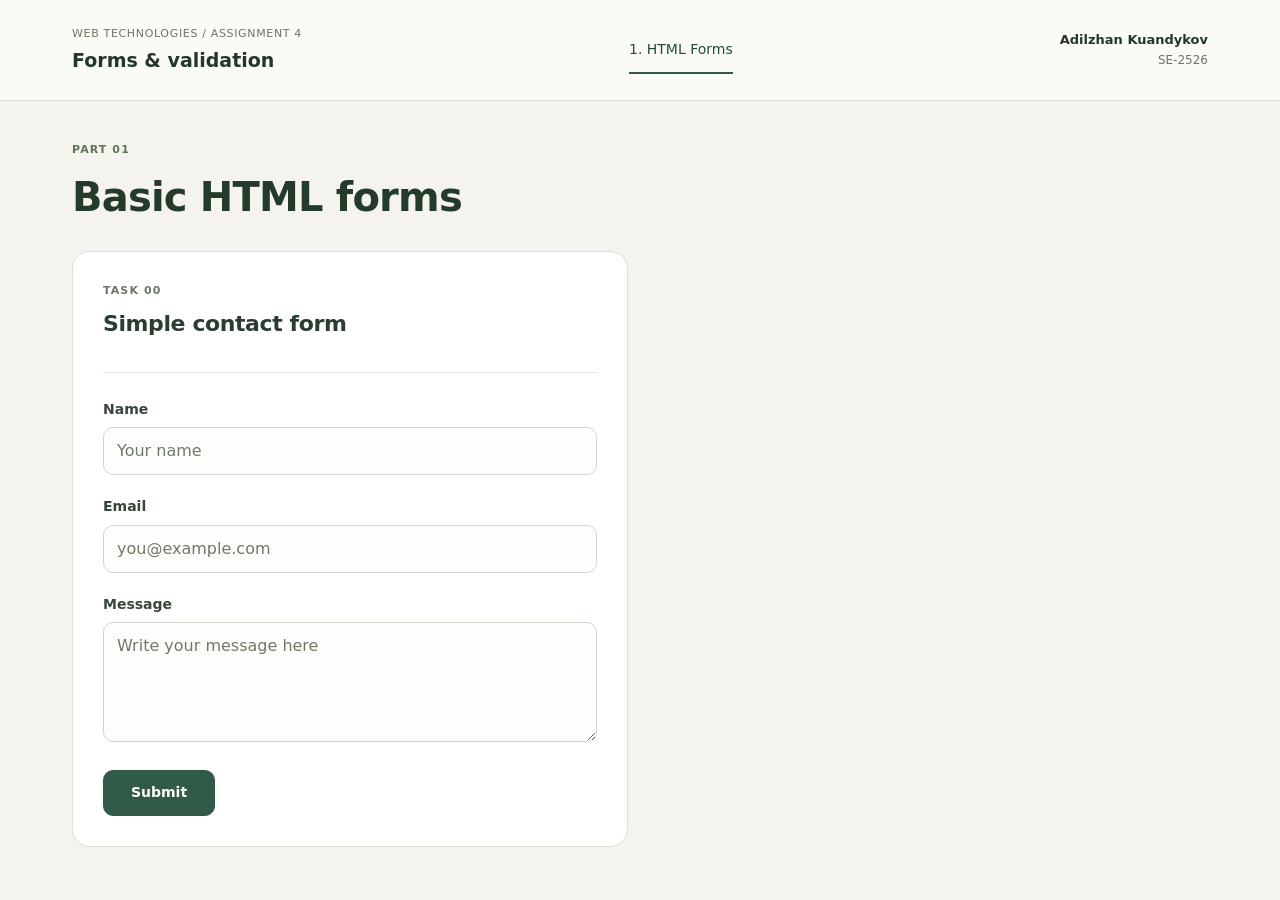
<file: index.html>
<!DOCTYPE html>
<html lang="en">
<head>
  <meta charset="UTF-8">
  <meta name="viewport" content="width=device-width, initial-scale=1.0">
  <meta name="description" content="Assignment 4: HTML forms, Bootstrap and form validation.">
  <title>Basic HTML forms | Assignment 4</title>
  <link rel="stylesheet" href="style.css?v=5">
  <script src="script.js" defer></script>
</head>
<body>
  <header class="site-header">
    <div class="page-width header-inner">
      <a class="project-name" href="index.html">
        <span class="project-caption">Web technologies / Assignment 4</span>
        Forms &amp; validation
      </a>
      <nav class="site-nav" aria-label="Assignment sections">
        <div class="nav-links">
          <a class="nav-link active" href="index.html" aria-current="page">1. HTML Forms</a>
        </div>
      </nav>
      <div class="student-info">
        <strong>Adilzhan Kuandykov</strong>
        <span>SE-2526</span>
      </div>
    </div>
  </header>
  <main class="page-width">
    <div class="page-heading">
      <div>
        <p class="section-number">PART 01</p>
        <h1>Basic HTML forms</h1>
      </div>
    </div>
    <div class="task-grid">
      <section class="task-card" aria-labelledby="basic-title">
        <div class="task-intro">
          <p class="task-number">Task 00</p>
          <h2 class="task-title" id="basic-title">Simple contact form</h2>
        </div>
        <form id="basic-form" aria-labelledby="basic-title" class="basic-form">
          <div class="field">
            <label class="form-label" for="basic-name">Name</label>
            <input type="text" id="basic-name" name="name" class="basic-control" placeholder="Your name" autocomplete="name">
          </div>
          <div class="field">
            <label class="form-label" for="basic-email">Email</label>
            <input type="email" id="basic-email" name="email" class="basic-control" placeholder="you@example.com" autocomplete="email">
          </div>
          <div class="field">
            <label class="form-label" for="basic-message">Message</label>
            <textarea id="basic-message" name="message" class="basic-control" placeholder="Write your message here" rows="4"></textarea>
          </div>
          <div class="form-actions">
            <button class="button" type="submit">Submit</button>
          </div>
          <p class="form-status" role="status" aria-live="polite"></p>
        </form>
      </section>
    </div>
  </main>
</body>
</html>
</file>
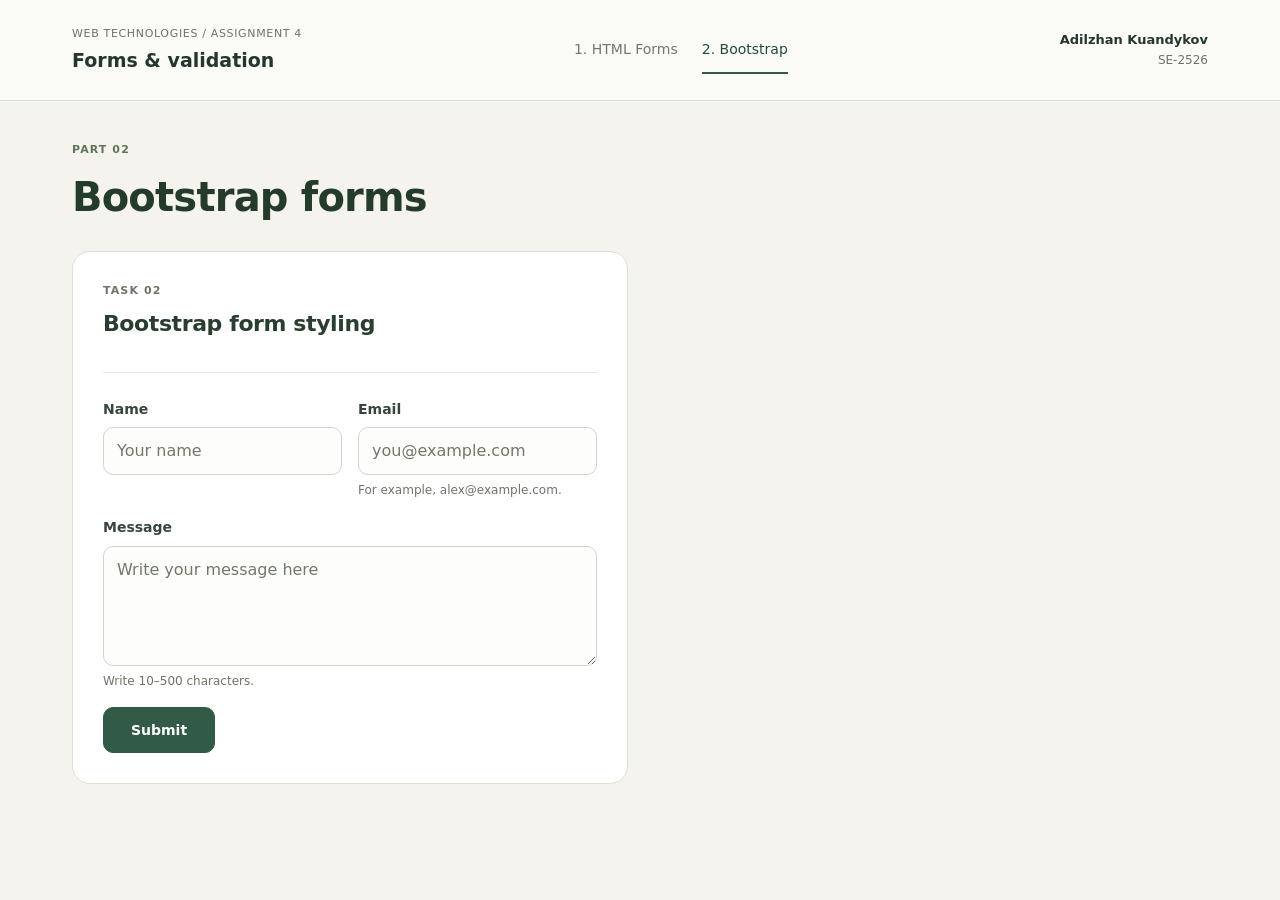
<file: bootstrap.html>
<!DOCTYPE html>
<html lang="en">
<head>
  <meta charset="UTF-8">
  <meta name="viewport" content="width=device-width, initial-scale=1.0">
  <meta name="description" content="Assignment 4: HTML forms, Bootstrap and form validation.">
  <title>Bootstrap forms | Assignment 4</title>
  <link href="https://cdn.jsdelivr.net/npm/bootstrap@5.3.8/dist/css/bootstrap.min.css" rel="stylesheet" integrity="sha384-sRIl4kxILFvY47J16cr9ZwB07vP4J8+LH7qKQnuqkuIAvNWLzeN8tE5YBujZqJLB" crossorigin="anonymous">
  <link rel="stylesheet" href="style.css?v=5">
  <script src="script.js" defer></script>
</head>
<body>
  <header class="site-header">
    <div class="page-width header-inner">
      <a class="project-name" href="index.html">
        <span class="project-caption">Web technologies / Assignment 4</span>
        Forms &amp; validation
      </a>
      <nav class="site-nav" aria-label="Assignment sections">
        <div class="nav-links">
          <a class="nav-link" href="index.html">1. HTML Forms</a>
          <a class="nav-link active" href="bootstrap.html" aria-current="page">2. Bootstrap</a>
        </div>
      </nav>
      <div class="student-info">
        <strong>Adilzhan Kuandykov</strong>
        <span>SE-2526</span>
      </div>
    </div>
  </header>
  <main class="page-width">
    <div class="page-heading">
      <div>
        <p class="section-number">PART 02</p>
        <h1>Bootstrap forms</h1>
      </div>
    </div>
    <div class="task-grid">
      <section class="task-card" aria-labelledby="bootstrap-title">
        <div class="task-intro">
          <p class="task-number">Task 02</p>
          <h2 class="task-title" id="bootstrap-title">Bootstrap form styling</h2>
        </div>
        <form id="bootstrap-form" aria-labelledby="bootstrap-title" class="row g-3">
          <div class="col-md-6">
            <label class="form-label" for="bootstrap-name">Name</label>
            <input type="text" id="bootstrap-name" name="name" class="form-control" placeholder="Your name" required minlength="2" maxlength="50" pattern=".*\S.*" autocomplete="name">
          </div>
          <div class="col-md-6">
            <label class="form-label" for="bootstrap-email">Email</label>
            <input type="email" id="bootstrap-email" name="email" class="form-control" placeholder="you@example.com" required maxlength="100" autocomplete="email" aria-describedby="bootstrap-email-help">
            <div class="form-text" id="bootstrap-email-help">For example, alex@example.com.</div>
          </div>
          <div class="col-12">
            <label class="form-label" for="bootstrap-message">Message</label>
            <textarea id="bootstrap-message" name="message" class="form-control" placeholder="Write your message here" required minlength="10" maxlength="500" aria-describedby="bootstrap-message-help" rows="4"></textarea>
            <div class="form-text" id="bootstrap-message-help">Write 10–500 characters.</div>
          </div>
          <div class="col-12 form-actions">
            <button class="button" type="submit">Submit</button>
          </div>
          <p class="col-12 form-status" role="status" aria-live="polite"></p>
        </form>
      </section>
    </div>
  </main>
</body>
</html>
</file>
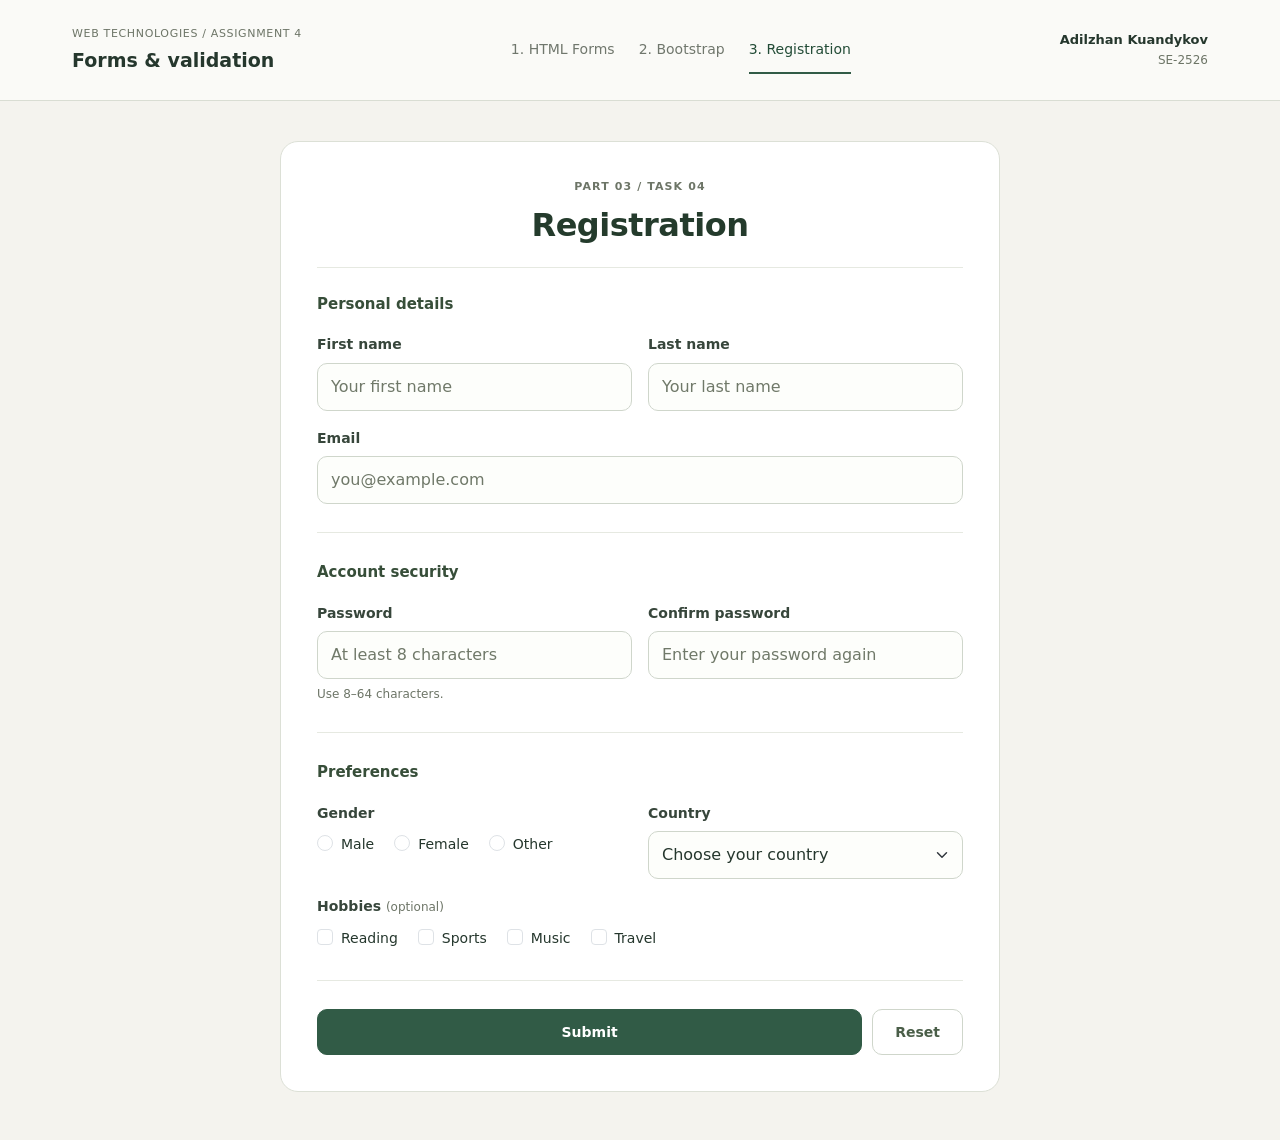
<file: registration.html>
<!DOCTYPE html>
<html lang="en">
<head>
  <meta charset="UTF-8">
  <meta name="viewport" content="width=device-width, initial-scale=1.0">
  <meta name="description" content="Assignment 4: HTML forms, Bootstrap and form validation.">
  <title>Registration form | Assignment 4</title>
  <link href="https://cdn.jsdelivr.net/npm/bootstrap@5.3.8/dist/css/bootstrap.min.css" rel="stylesheet" integrity="sha384-sRIl4kxILFvY47J16cr9ZwB07vP4J8+LH7qKQnuqkuIAvNWLzeN8tE5YBujZqJLB" crossorigin="anonymous">
  <link rel="stylesheet" href="style.css?v=5">
  <script src="script.js" defer></script>
</head>
<body>
  <header class="site-header">
    <div class="page-width header-inner">
      <a class="project-name" href="index.html">
        <span class="project-caption">Web technologies / Assignment 4</span>
        Forms &amp; validation
      </a>
      <nav class="site-nav" aria-label="Assignment sections">
        <div class="nav-links">
          <a class="nav-link" href="index.html">1. HTML Forms</a>
          <a class="nav-link" href="bootstrap.html">2. Bootstrap</a>
          <a class="nav-link active" href="registration.html" aria-current="page">3. Registration</a>
        </div>
      </nav>
      <div class="student-info">
        <strong>Adilzhan Kuandykov</strong>
        <span>SE-2526</span>
      </div>
    </div>
  </header>
  <main class="page-width registration-page">
    <div class="task-grid">
      <section class="task-card registration-card" aria-labelledby="registration-title">
        <div class="task-intro">
          <p class="task-number">Part 03 / Task 04</p>
          <h1 id="registration-title">Registration</h1>
        </div>
        <form id="registration-form" aria-labelledby="registration-title" novalidate data-feedback>
          <fieldset class="form-section">
            <legend class="form-section-title">Personal details</legend>
            <div class="row g-3">
              <div class="col-md-6">
                <label for="first-name" class="form-label">First name</label>
                <input type="text" id="first-name" name="first-name" class="form-control" placeholder="Your first name" autocomplete="given-name" required minlength="2" maxlength="50" pattern=".*\S.*" aria-describedby="first-name-error first-name-valid">
                <div id="first-name-error" class="invalid-feedback">Enter a first name with 2–50 characters.</div>
                <div id="first-name-valid" class="valid-feedback">Looks good!</div>
              </div>
              <div class="col-md-6">
                <label for="last-name" class="form-label">Last name</label>
                <input type="text" id="last-name" name="last-name" class="form-control" placeholder="Your last name" autocomplete="family-name" required minlength="2" maxlength="50" pattern=".*\S.*" aria-describedby="last-name-error last-name-valid">
                <div id="last-name-error" class="invalid-feedback">Enter a last name with 2–50 characters.</div>
                <div id="last-name-valid" class="valid-feedback">Looks good!</div>
              </div>
              <div class="col-12">
                <label for="email" class="form-label">Email</label>
                <input type="email" id="email" name="email" class="form-control" placeholder="you@example.com" autocomplete="email" required maxlength="100" aria-describedby="email-error email-valid">
                <div id="email-error" class="invalid-feedback">Enter a valid email address.</div>
                <div id="email-valid" class="valid-feedback">Looks good!</div>
              </div>
            </div>
          </fieldset>
          <fieldset class="form-section">
            <legend class="form-section-title">Account security</legend>
            <div class="row g-3">
              <div class="col-md-6">
                <label for="password" class="form-label">Password</label>
                <input type="password" id="password" name="password" class="form-control" placeholder="At least 8 characters" autocomplete="new-password" required minlength="8" maxlength="64" aria-describedby="password-error password-valid password-help">
                <div id="password-error" class="invalid-feedback">Use 8–64 characters.</div>
                <div id="password-valid" class="valid-feedback">Looks good!</div>
                <div id="password-help" class="form-text">Use 8–64 characters.</div>
              </div>
              <div class="col-md-6">
                <label for="confirm-password" class="form-label">Confirm password</label>
                <input type="password" id="confirm-password" name="confirm-password" class="form-control" placeholder="Enter your password again" autocomplete="new-password" required minlength="8" maxlength="64" aria-describedby="confirm-password-error confirm-password-valid">
                <div id="confirm-password-error" class="invalid-feedback">Enter the same password again.</div>
                <div id="confirm-password-valid" class="valid-feedback">Looks good!</div>
              </div>
            </div>
          </fieldset>
          <fieldset class="form-section">
            <legend class="form-section-title">Preferences</legend>
            <div class="row g-3">
              <fieldset class="col-md-6">
                <legend class="form-label">Gender</legend>
                <div class="choices">
                  <div class="form-check">
                    <input type="radio" id="male" name="gender" value="male" class="form-check-input" required aria-describedby="gender-error gender-valid">
                    <label for="male" class="form-check-label">Male</label>
                  </div>
                  <div class="form-check">
                    <input type="radio" id="female" name="gender" value="female" class="form-check-input" required aria-describedby="gender-error gender-valid">
                    <label for="female" class="form-check-label">Female</label>
                  </div>
                  <div class="form-check">
                    <input type="radio" id="other" name="gender" value="other" class="form-check-input" required aria-describedby="gender-error gender-valid">
                    <label for="other" class="form-check-label">Other</label>
                  </div>
                </div>
                <div id="gender-error" class="invalid-feedback">Please select a gender.</div>
                <div id="gender-valid" class="valid-feedback">Looks good!</div>
              </fieldset>
              <div class="col-md-6">
                <label for="country" class="form-label">Country</label>
                <select id="country" name="country" class="form-select" required aria-describedby="country-error country-valid">
                  <option value="">Choose your country</option>
                  <option value="kz">Kazakhstan</option>
                  <option value="kg">Kyrgyzstan</option>
                  <option value="uz">Uzbekistan</option>
                  <option value="tr">Türkiye</option>
                  <option value="uk">United Kingdom</option>
                  <option value="us">United States</option>
                  <option value="other">Other</option>
                </select>
                <div id="country-error" class="invalid-feedback">Please choose a country.</div>
                <div id="country-valid" class="valid-feedback">Looks good!</div>
              </div>
              <fieldset class="col-12">
                <legend class="form-label">Hobbies <span class="optional">(optional)</span></legend>
                <div class="choices">
                  <div class="form-check">
                    <input type="checkbox" id="reading" name="hobbies" value="reading" class="form-check-input">
                    <label for="reading" class="form-check-label">Reading</label>
                  </div>
                  <div class="form-check">
                    <input type="checkbox" id="sports" name="hobbies" value="sports" class="form-check-input">
                    <label for="sports" class="form-check-label">Sports</label>
                  </div>
                  <div class="form-check">
                    <input type="checkbox" id="music" name="hobbies" value="music" class="form-check-input">
                    <label for="music" class="form-check-label">Music</label>
                  </div>
                  <div class="form-check">
                    <input type="checkbox" id="travel" name="hobbies" value="travel" class="form-check-input">
                    <label for="travel" class="form-check-label">Travel</label>
                  </div>
                </div>
              </fieldset>
            </div>
          </fieldset>
          <div class="form-actions">
            <button type="submit" class="button">Submit</button>
            <button type="reset" class="button button-secondary">Reset</button>
          </div>
          <p class="form-status" role="status" aria-live="polite"></p>
        </form>
      </section>
    </div>
  </main>
</body>
</html>
</file>
<file: style.css>
* {
  box-sizing: border-box;
}

body {
  margin: 0;
  background: #f4f3ee;
  color: #25372d;
  font: 16px/1.6 system-ui, sans-serif;
}

.page-width {
  width: 100%;
  max-width: 1200px;
  margin: 0 auto;
  padding: 0 32px;
}

.site-header {
  border-bottom: 1px solid #d9ddd3;
  background: #fafaf7;
}

.header-inner {
  display: flex;
  align-items: center;
  justify-content: space-between;
  gap: 28px;
  min-height: 100px;
}

.project-name {
  color: #25372d;
  font-size: 19px;
  font-weight: 650;
  line-height: 1.5;
  text-decoration: none;
}

.project-caption {
  display: block;
  margin-bottom: 3px;
  color: #6d7567;
  font-size: 11px;
  font-weight: 500;
  letter-spacing: 0.06em;
  text-transform: uppercase;
}

.nav-links {
  display: flex;
  gap: 24px;
}

.site-nav .nav-link {
  padding: 12px 0;
  border-bottom: 2px solid transparent;
  color: #70776d;
  font-size: 14px;
  font-weight: 500;
  text-decoration: none;
  white-space: nowrap;
}

.site-nav .nav-link:hover, .site-nav .nav-link.active {
  border-color: #315b46;
  color: #234c37;
}

.student-info {
  text-align: right;
  font-size: 13px;
}

.student-info strong {
  font-weight: 600;
}

.student-info span {
  display: block;
  color: #6d7567;
  font-size: 12px;
}

.page-heading {
  padding: 40px 0 30px;
}

.section-number, .task-number {
  margin: 0 0 14px;
  color: #60745c;
  font-size: 11px;
  font-weight: 600;
  letter-spacing: 0.1em;
  text-transform: uppercase;
}

h1 {
  margin: 0;
  color: #243b2c;
  font: 650 40px/1.2 system-ui, sans-serif;
  letter-spacing: -0.8px;
}

.task-grid {
  display: grid;
  grid-template-columns: repeat(2, minmax(0, 1fr));
  align-items: start;
  gap: 24px;
  padding-bottom: 48px;
}

.task-card {
  min-width: 0;
  padding: 30px;
  border: 1px solid #dce0d6;
  border-radius: 18px;
  background: #fff;
}

.task-intro {
  margin-bottom: 25px;
  padding-bottom: 23px;
  border-bottom: 1px solid #e6e9e1;
}

.task-number {
  margin-bottom: 10px;
  color: #6d7567;
}

h2 {
  margin: 0 0 10px;
  color: #293d30;
  font-size: 22px;
  font-weight: 600;
  line-height: 1.35;
  letter-spacing: -0.4px;
}

.field {
  margin-bottom: 20px;
}

.form-label {
  display: block;
  margin-bottom: 7px;
  color: #37463b;
  font-size: 14px;
  font-weight: 600;
}

.basic-control, .form-control, .form-select {
  width: 100%;
  min-height: 48px;
  padding: 11px 13px;
  border: 1px solid #cfd6cb;
  border-radius: 10px;
  background-color: #fdfefb;
  color: #25372d;
  font: 16px/1.5 system-ui, sans-serif;
  transition: none;
}

.form-select {
  padding-right: 36px;
}

textarea {
  min-height: 128px;
  resize: vertical;
}

.basic-control::placeholder, .form-control::placeholder {
  color: #707969;
  opacity: 1;
}

input:hover, textarea:hover, select:hover {
  border-color: #a6b49e;
}

.basic-control:focus, .form-control:focus, .form-select:focus {
  border-color: #557b51;
  background-color: #fff;
  outline: 2px solid #e3ebdf;
  outline-offset: 1px;
  box-shadow: none;
}

.form-check-input:focus {
  box-shadow: none;
}

:focus-visible {
  outline: 2px solid #557b51;
  outline-offset: 4px;
}

.form-text, .optional {
  color: #6d7567;
  font-size: 12px;
  font-weight: 400;
  line-height: 1.6;
}

.form-text {
  margin-top: 6px;
}

.form-check-input:checked {
  background-color: #315b46;
  border-color: #315b46;
}

.form-check-label {
  font-size: 14px;
}

.form-actions, .choices {
  display: flex;
  align-items: center;
  flex-wrap: wrap;
  gap: 10px;
}

.choices {
  gap: 12px 20px;
}

.button {
  min-width: 112px;
  min-height: 46px;
  padding: 10px 22px;
  border: 1px solid #315b46;
  border-radius: 10px;
  background: #315b46;
  color: #fff;
  font: 600 14px/1.6 system-ui, sans-serif;
  cursor: pointer;
}

.button:hover {
  border-color: #234531;
  background: #234531;
}

.button-secondary {
  border-color: #cfd6cb;
  background: #fff;
  color: #4a5e48;
}

.button-secondary:hover {
  border-color: #a6b49e;
  background: #f1f4ed;
}

.registration-page {
  padding-top: 40px;
}

.registration-card {
  grid-column: 1 / -1;
  width: 100%;
  max-width: 720px;
  margin: 0 auto;
  padding: 36px;
}

.registration-card .task-intro {
  text-align: center;
}

.registration-card h1 {
  font-size: 32px;
  letter-spacing: -0.5px;
}

.registration-card .form-actions {
  display: grid;
  grid-template-columns: 1fr auto;
}

.registration-card .button {
  min-width: 0;
}

.form-section {
  min-width: 0;
  margin: 0 0 28px;
  padding: 0 0 28px;
  border: 0;
  border-bottom: 1px solid #e6e9e1;
}

.form-section-title {
  float: none;
  width: 100%;
  margin: 0 0 18px;
  padding: 0;
  color: #374e39;
  font-size: 15px;
  font-weight: 600;
  line-height: 1.5;
}

.form-status {
  margin: 18px 0 0;
  color: #315b46;
  font-size: 14px;
}

.form-status:empty {
  display: none;
}

.form-status.error {
  color: #af3e42;
}

@media (max-width: 1050px) {
  .header-inner {
    flex-wrap: wrap;
    gap: 16px;
    padding-top: 20px;
  }

  .site-nav {
    order: 3;
    width: 100%;
  }

  .nav-links {
    gap: 30px;
  }
}

@media (max-width: 899px) {
  .task-grid {
    grid-template-columns: 1fr;
  }
}

@media (max-width: 600px) {
  .page-width {
    padding-right: 20px;
    padding-left: 20px;
  }

  .project-name {
    font-size: 17px;
  }

  .project-caption {
    max-width: 180px;
    font-size: 9px;
  }

  .student-info {
    max-width: 120px;
    font-size: 11px;
  }

  .nav-links {
    justify-content: space-between;
    gap: 16px;
  }

  .site-nav .nav-link {
    font-size: 12px;
  }

  .page-heading {
    padding: 34px 0 28px;
  }

  h1 {
    font-size: 32px;
  }

  .task-card {
    padding: 24px;
  }

  .registration-page {
    padding-top: 28px;
  }
}
</file>
